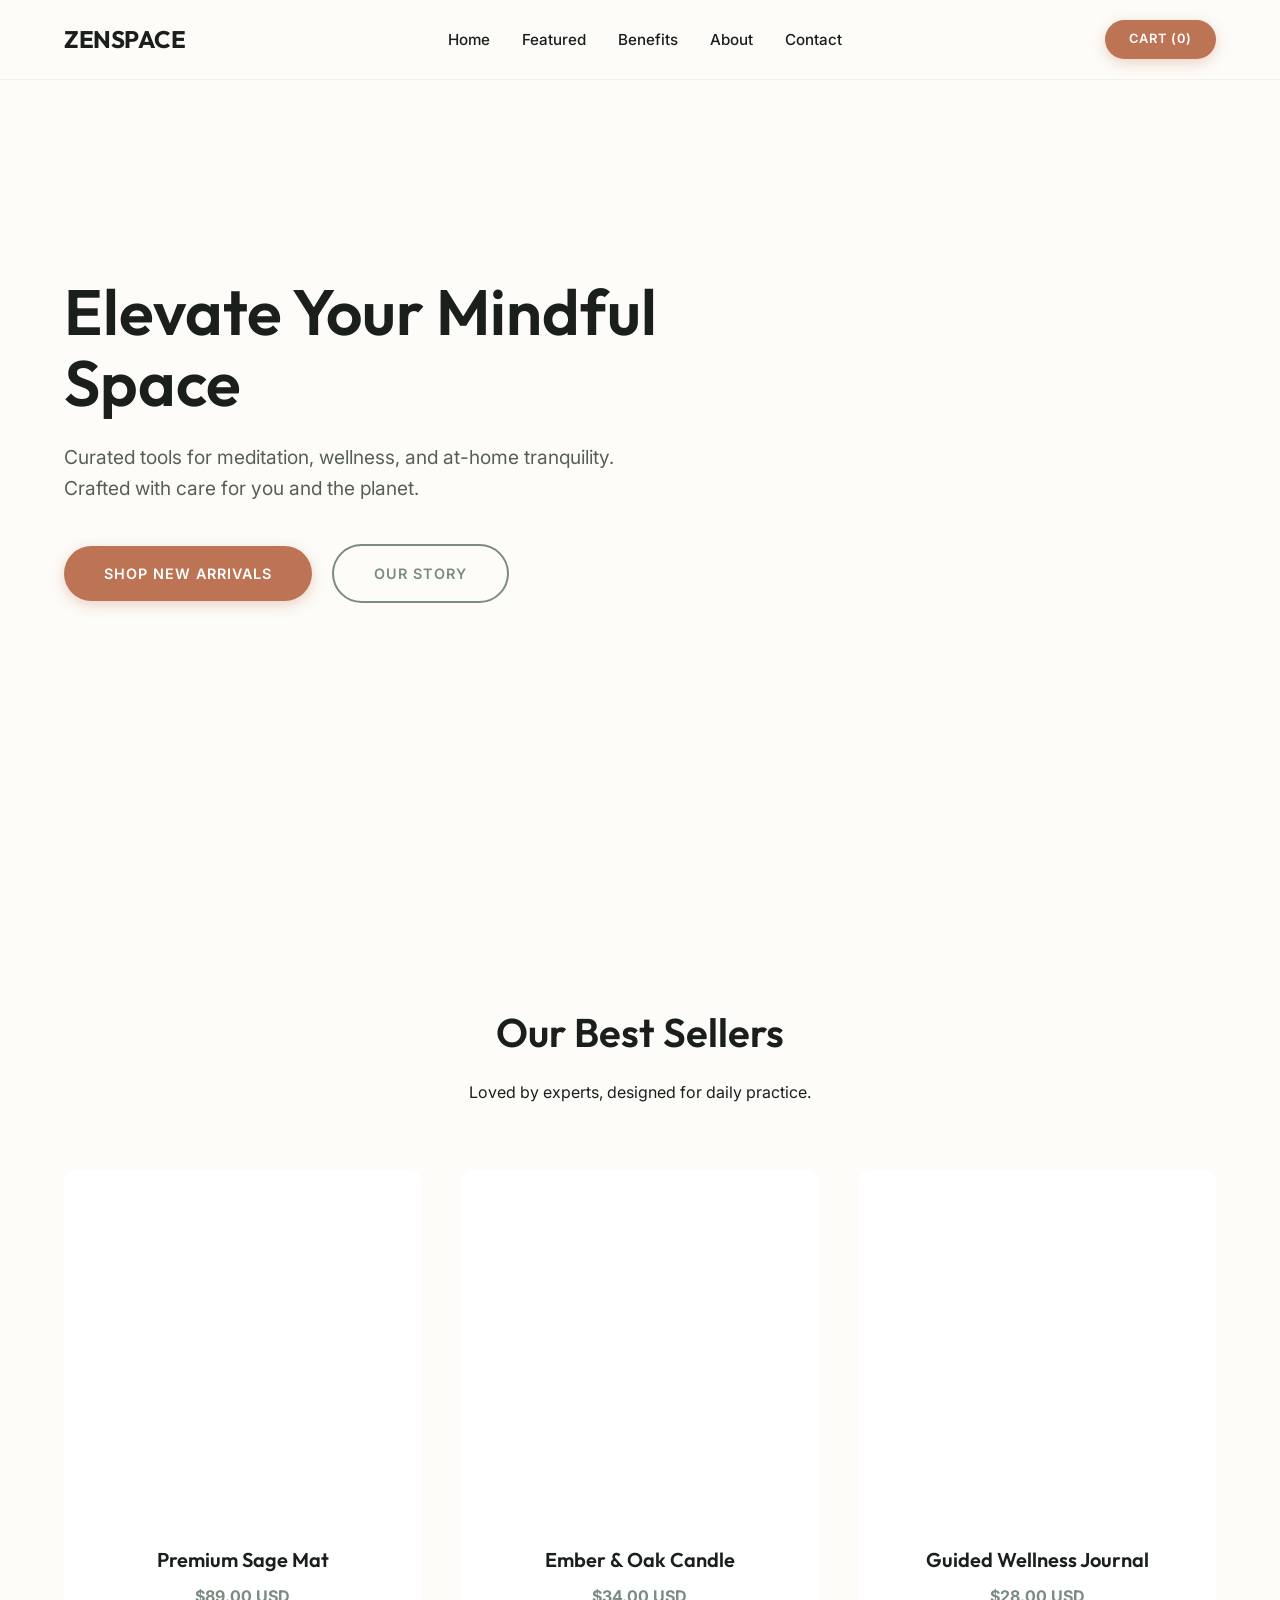
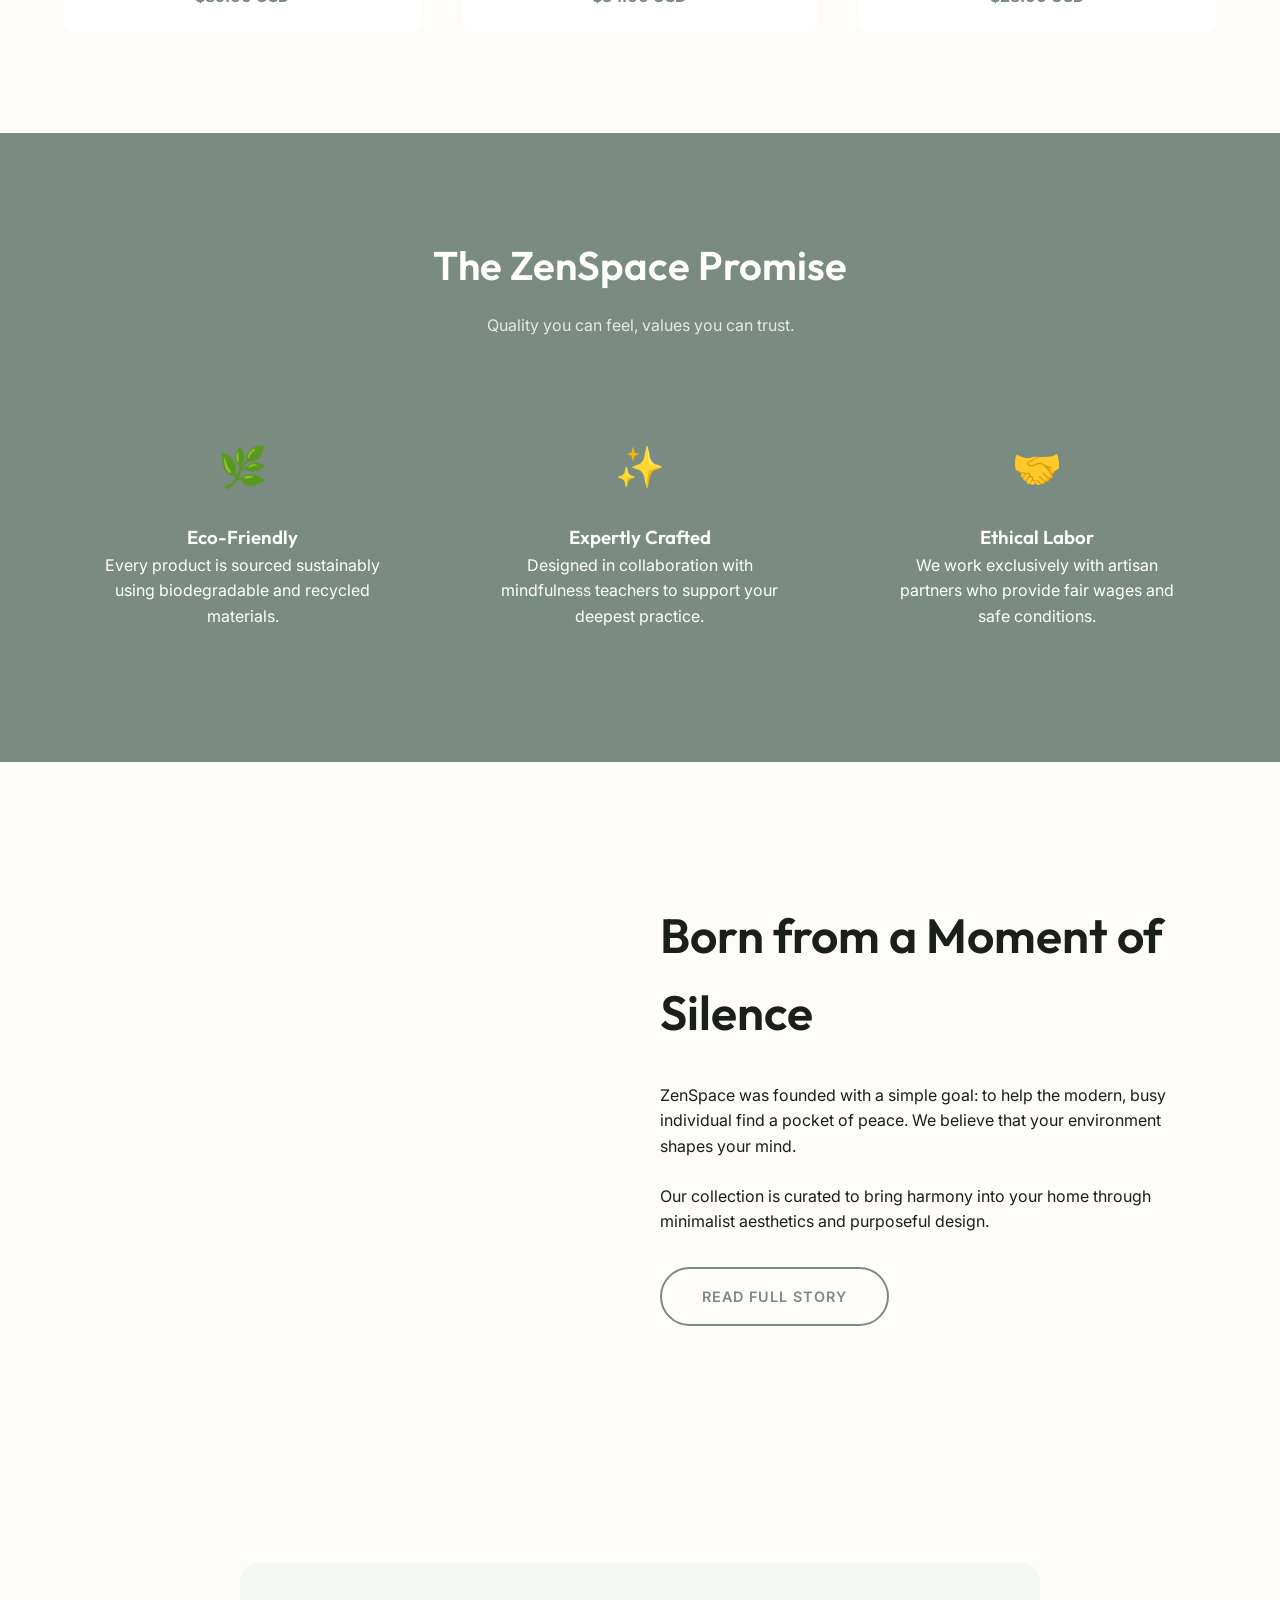
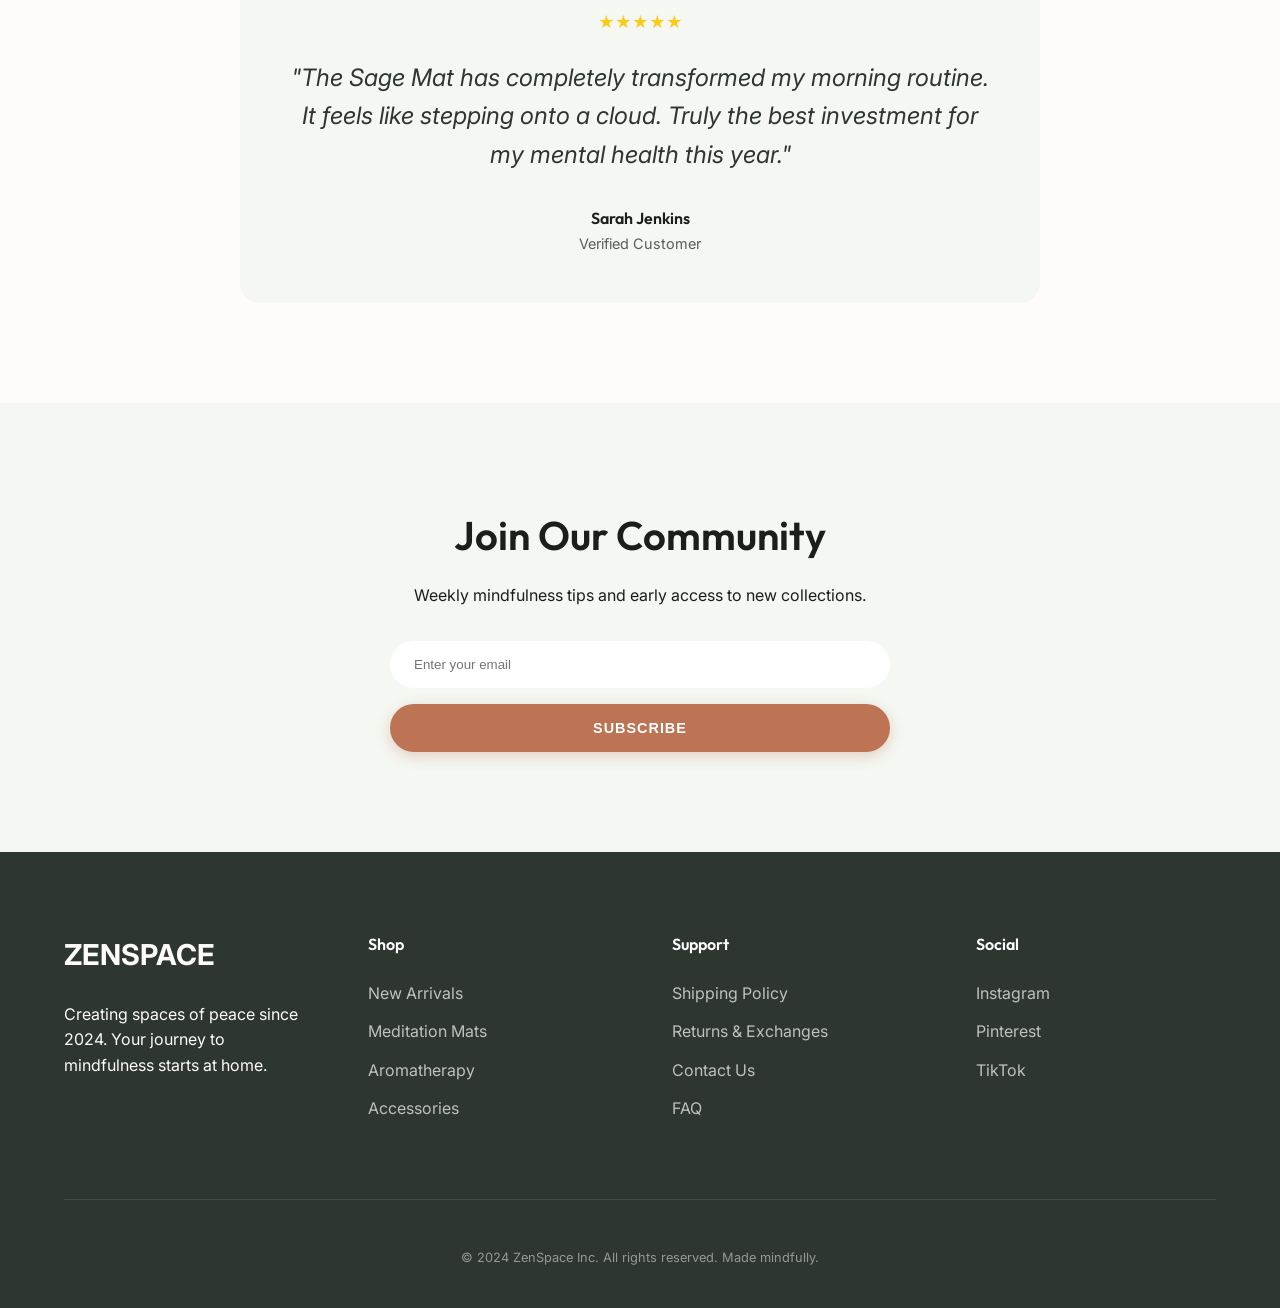
<file: index.html>
<!DOCTYPE html>
<html lang="en">
<head>
    <meta charset="UTF-8">
    <meta name="viewport" content="width=device-width, initial-scale=1.0">
    <title>ZenSpace | Find Your Center</title>
    <!-- SEO Meta Tags -->
    <meta name="description" content="Discover premium, eco-friendly wellness and meditation tools designed for the modern mindful space. Shop ZenSpace for a more peaceful tomorrow.">
    <meta property="og:title" content="ZenSpace | Find Your Center">
    <meta property="og:description" content="Mindfully designed wellness tools for your home.">
    
    <!-- Google Fonts -->
    <link rel="preconnect" href="https://fonts.googleapis.com">
    <link rel="preconnect" href="https://fonts.gstatic.com" crossorigin>
    <link href="https://fonts.googleapis.com/css2?family=Inter:wght@400;500;600&family=Outfit:wght@500;600;700&display=swap" rel="stylesheet">
    
    <!-- CSS -->
    <link rel="stylesheet" href="style.css">
</head>
<body>

    <header>
        <div class="logo">ZENSPACE</div>
        <nav>
            <ul>
                <li><a href="#home">Home</a></li>
                <li><a href="#featured">Featured</a></li>
                <li><a href="#benefits">Benefits</a></li>
                <li><a href="#about">About</a></li>
                <li><a href="#contact">Contact</a></li>
            </ul>
        </nav>
        <div class="header-actions">
            <a href="cart.html" class="cta-button" style="padding: 0.6rem 1.5rem; font-size: 0.8rem;">Cart (<span class="cart-count">0</span>)</a>
        </div>
    </header>

    <main>
        <!-- Home Section -->
        <section id="home" class="hero" style="background-image: url('file:///C:/Users/shash/.gemini/antigravity/brain/15119283-4979-407e-92ad-9e39866594dd/zenspace_hero_banner_1774115018140.png');">
            <div class="hero-overlay"></div>
            <div class="hero-content">
                <h1>Elevate Your Mindful Space</h1>
                <p>Curated tools for meditation, wellness, and at-home tranquility. Crafted with care for you and the planet.</p>
                <div class="hero-cta">
                    <a href="#featured" class="cta-button">Shop New Arrivals</a>
                    <a href="#about" class="cta-button secondary-button" style="margin-left: 1rem;">Our Story</a>
                </div>
            </div>
        </section>

        <!-- Featured Collection -->
        <section id="featured">
            <div class="section-header">
                <h2>Our Best Sellers</h2>
                <p>Loved by experts, designed for daily practice.</p>
            </div>
            <div class="grid">
                <!-- Product 1 -->
                <div class="product-card" onclick="addToCart({id: 'mat-001', name: 'Premium Sage Mat', price: 89, image: 'file:///C:/Users/shash/.gemini/antigravity/brain/15119283-4979-407e-92ad-9e39866594dd/meditation_mat_product_1774115040544.png'})" style="cursor: pointer;">
                    <div class="product-image" style="background-image: url('file:///C:/Users/shash/.gemini/antigravity/brain/15119283-4979-407e-92ad-9e39866594dd/meditation_mat_product_1774115040544.png');"></div>
                    <div class="product-info">
                        <h3 class="product-title">Premium Sage Mat</h3>
                        <p class="product-price">$89.00 USD</p>
                    </div>
                </div>
                <!-- Product 2 -->
                <div class="product-card" onclick="addToCart({id: 'candle-001', name: 'Ember & Oak Candle', price: 34, image: 'file:///C:/Users/shash/.gemini/antigravity/brain/15119283-4979-407e-92ad-9e39866594dd/ceramic_candle_product_1774115064465.png'})" style="cursor: pointer;">
                    <div class="product-image" style="background-image: url('file:///C:/Users/shash/.gemini/antigravity/brain/15119283-4979-407e-92ad-9e39866594dd/ceramic_candle_product_1774115064465.png');"></div>
                    <div class="product-info">
                        <h3 class="product-title">Ember & Oak Candle</h3>
                        <p class="product-price">$34.00 USD</p>
                    </div>
                </div>
                <!-- Product 3 -->
                <div class="product-card" onclick="addToCart({id: 'journal-001', name: 'Guided Wellness Journal', price: 28, image: 'file:///C:/Users/shash/.gemini/antigravity/brain/15119283-4979-407e-92ad-9e39866594dd/wellness_journal_product_1774115084520.png'})" style="cursor: pointer;">
                    <div class="product-image" style="background-image: url('file:///C:/Users/shash/.gemini/antigravity/brain/15119283-4979-407e-92ad-9e39866594dd/wellness_journal_product_1774115084520.png');"></div>
                    <div class="product-info">
                        <h3 class="product-title">Guided Wellness Journal</h3>
                        <p class="product-price">$28.00 USD</p>
                    </div>
                </div>
            </div>
        </section>

        <!-- USP Section -->
        <section id="benefits" class="benefits">
            <div class="section-header">
                <h2>The ZenSpace Promise</h2>
                <p style="color: rgba(255, 255, 255, 0.8);">Quality you can feel, values you can trust.</p>
            </div>
            <div class="grid">
                <div class="benefit-card">
                    <span class="benefit-icon">🌿</span>
                    <h3>Eco-Friendly</h3>
                    <p>Every product is sourced sustainably using biodegradable and recycled materials.</p>
                </div>
                <div class="benefit-card">
                    <span class="benefit-icon">✨</span>
                    <h3>Expertly Crafted</h3>
                    <p>Designed in collaboration with mindfulness teachers to support your deepest practice.</p>
                </div>
                <div class="benefit-card">
                    <span class="benefit-icon">🤝</span>
                    <h3>Ethical Labor</h3>
                    <p>We work exclusively with artisan partners who provide fair wages and safe conditions.</p>
                </div>
            </div>
        </section>

        <!-- About / Story Section -->
        <section id="about">
            <div class="grid" style="align-items: center;">
                <div class="about-image" style="background-image: url('file:///C:/Users/shash/.gemini/antigravity/brain/15119283-4979-407e-92ad-9e39866594dd/zenspace_hero_banner_1774115018140.png'); border-radius: 20px; height: 500px; background-size: cover; background-position: center;"></div>
                <div class="about-content">
                    <h2 style="font-size: 3rem; margin-bottom: 2rem;">Born from a Moment of Silence</h2>
                    <p style="margin-bottom: 1.5rem;">ZenSpace was founded with a simple goal: to help the modern, busy individual find a pocket of peace. We believe that your environment shapes your mind.</p>
                    <p style="margin-bottom: 2rem;">Our collection is curated to bring harmony into your home through minimalist aesthetics and purposeful design.</p>
                    <a href="#" class="cta-button secondary-button">Read Full Story</a>
                </div>
            </div>
        </section>

        <!-- Testimonials -->
        <section id="testimonials">
            <div class="testimonial-card">
                <div class="stars">★★★★★</div>
                <p style="font-size: 1.5rem; font-style: italic; margin-bottom: 2rem; color: #2D362F;">"The Sage Mat has completely transformed my morning routine. It feels like stepping onto a cloud. Truly the best investment for my mental health this year."</p>
                <h4>Sarah Jenkins</h4>
                <p style="color: var(--text-muted); font-size: 0.9rem;">Verified Customer</p>
            </div>
        </section>

        <!-- Newsletter -->
        <section id="newsletter" style="text-align: center; background-color: #F4F7F2;">
            <div class="section-header" style="margin-bottom: 2rem;">
                <h2>Join Our Community</h2>
                <p>Weekly mindfulness tips and early access to new collections.</p>
            </div>
            <div style="max-width: 500px; margin: 0 auto;">
                <input type="email" placeholder="Enter your email" class="newsletter-input">
                <button class="cta-button" style="width: 100%;">Subscribe</button>
            </div>
        </section>
    </main>

    <footer>
        <div class="footer-grid">
            <div class="footer-info">
                <span class="footer-logo">ZENSPACE</span>
                <p>Creating spaces of peace since 2024. Your journey to mindfulness starts at home.</p>
            </div>
            <div class="footer-links">
                <h4>Shop</h4>
                <ul>
                    <li><a href="#">New Arrivals</a></li>
                    <li><a href="#">Meditation Mats</a></li>
                    <li><a href="#">Aromatherapy</a></li>
                    <li><a href="#">Accessories</a></li>
                </ul>
            </div>
            <div class="footer-links">
                <h4>Support</h4>
                <ul>
                    <li><a href="#">Shipping Policy</a></li>
                    <li><a href="#">Returns & Exchanges</a></li>
                    <li><a href="#">Contact Us</a></li>
                    <li><a href="#">FAQ</a></li>
                </ul>
            </div>
            <div class="footer-links">
              <h4>Social</h4>
              <ul>
                  <li><a href="#">Instagram</a></li>
                  <li><a href="#">Pinterest</a></li>
                  <li><a href="#">TikTok</a></li>
              </ul>
          </div>
        </div>
        <div style="text-align: center; padding-top: 3rem; border-top: 1px solid rgba(255, 255, 255, 0.1); font-size: 0.8rem; color: rgba(253, 252, 248, 0.5);">
            &copy; 2024 ZenSpace Inc. All rights reserved. Made mindfully.
        </div>
    </footer>

    <script src="cart.js"></script>
    <script>
        // Smooth Scroll
        document.querySelectorAll('a[href^="#"]').forEach(anchor => {
            anchor.addEventListener('click', function (e) {
                e.preventDefault();
                document.querySelector(this.getAttribute('href')).scrollIntoView({
                    behavior: 'smooth'
                });
            });
        });

        // Header Scroll Effect
        window.addEventListener('scroll', () => {
            const header = document.querySelector('header');
            if (window.scrollY > 50) {
                header.style.background = 'rgba(253, 252, 248, 0.95)';
                header.style.boxShadow = '0 4px 30px rgba(0, 0, 0, 0.05)';
            } else {
                header.style.background = 'rgba(253, 252, 248, 0.8)';
                header.style.boxShadow = 'none';
            }
        });
    </script>
</body>
</html>
</file>
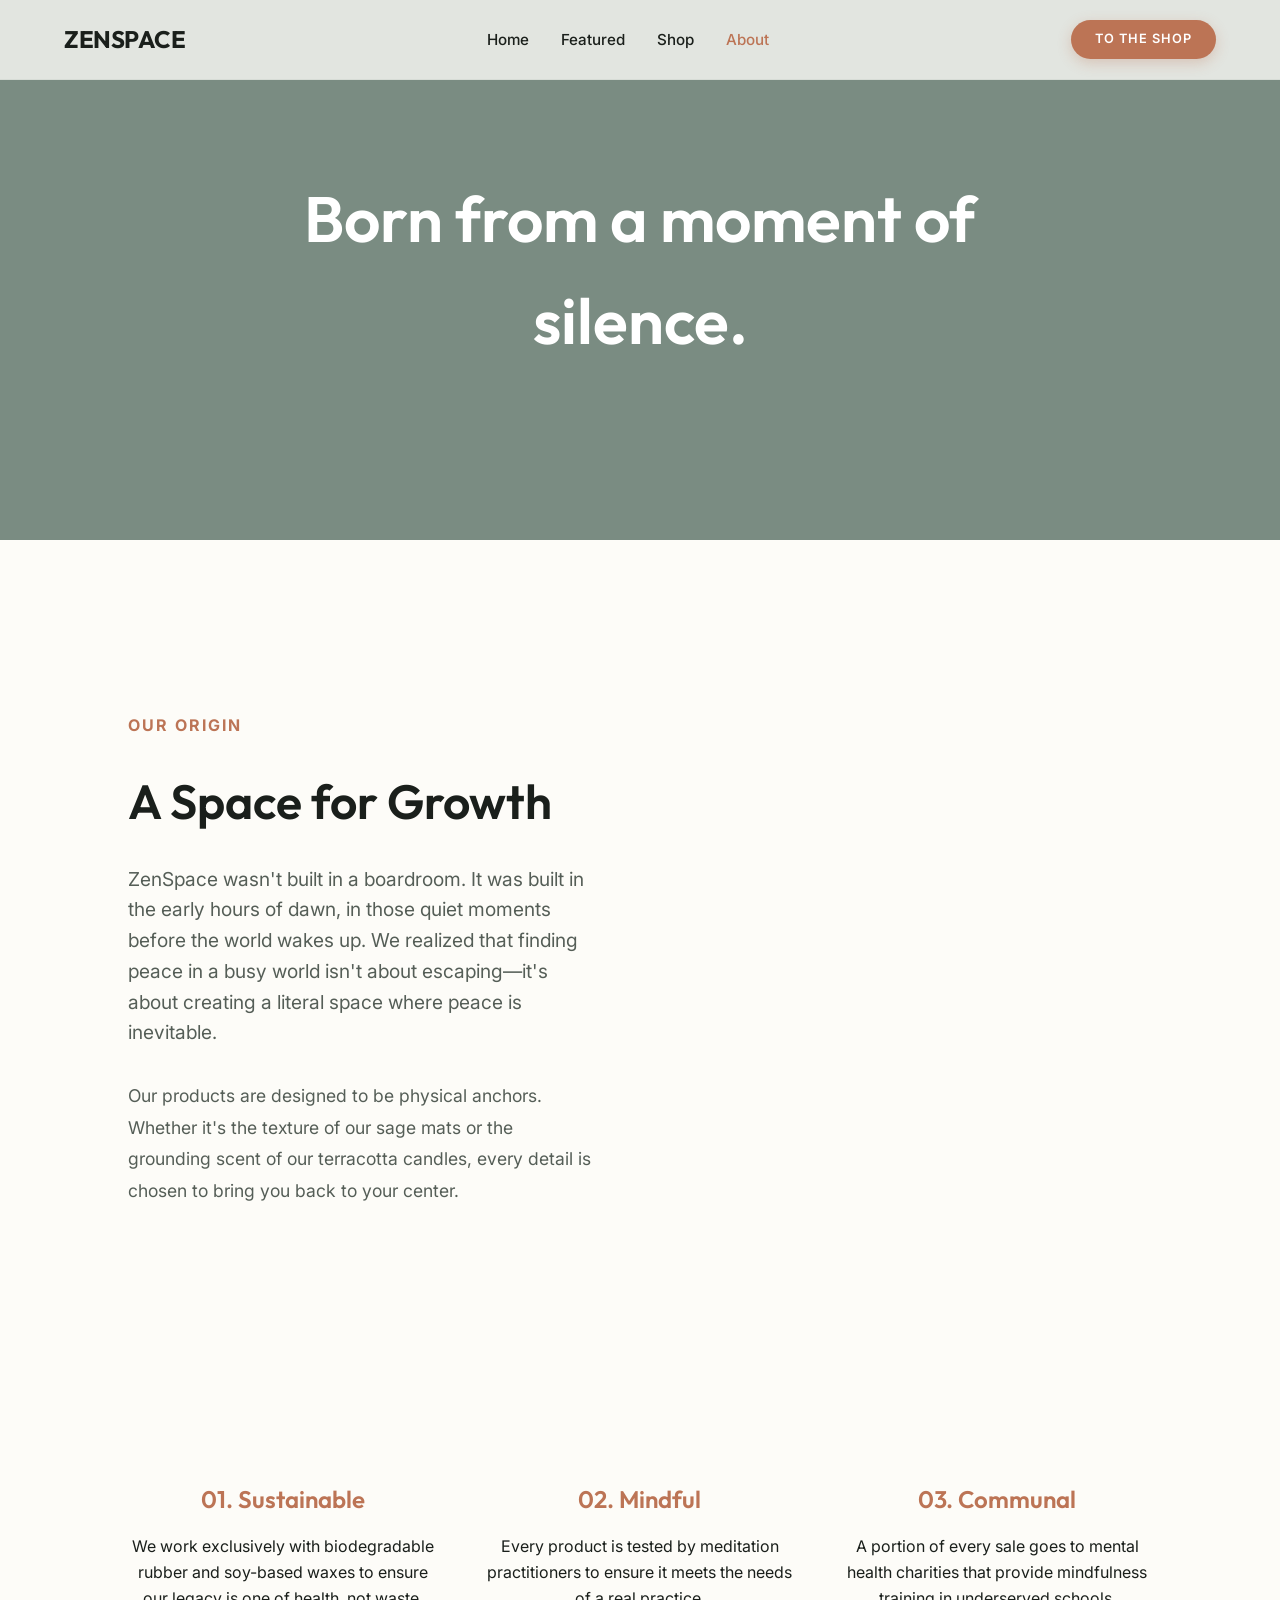
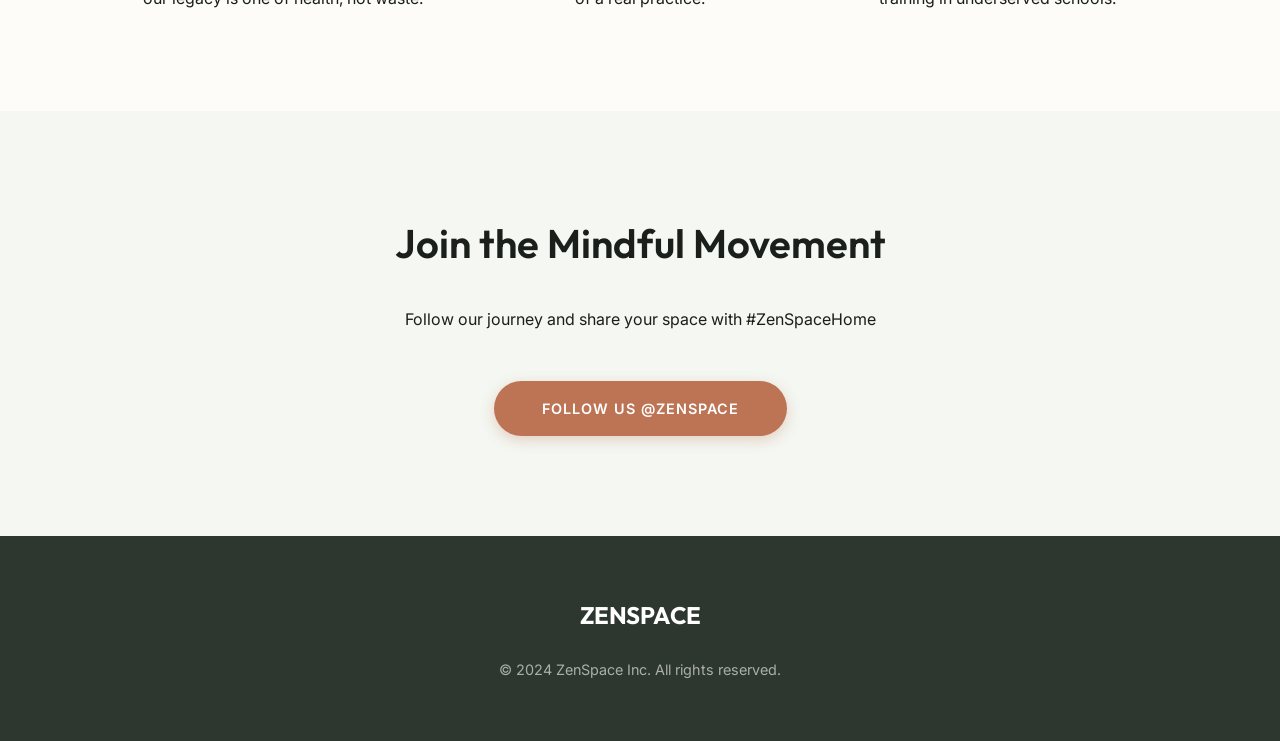
<file: about.html>
<!DOCTYPE html>
<html lang="en">
<head>
    <meta charset="UTF-8">
    <meta name="viewport" content="width=device-width, initial-scale=1.0">
    <title>Our Story | ZenSpace</title>
    <!-- Google Fonts -->
    <link rel="preconnect" href="https://fonts.googleapis.com">
    <link rel="preconnect" href="https://fonts.gstatic.com" crossorigin>
    <link href="https://fonts.googleapis.com/css2?family=Inter:wght@400;500;600&family=Outfit:wght@500;600;700&display=swap" rel="stylesheet">
    <!-- CSS -->
    <link rel="stylesheet" href="style.css">
    <style>
        .about-hero {
            height: 60vh;
            background-color: var(--secondary-color);
            display: flex;
            align-items: center;
            justify-content: center;
            text-align: center;
            color: white;
            padding-top: 100px;
        }

        .about-hero h1 {
            font-size: 4rem;
            color: white;
            max-width: 800px;
        }

        .story-section {
            display: grid;
            grid-template-columns: 1fr 1fr;
            gap: 6rem;
            align-items: center;
            padding: 120px 10%;
        }

        .story-image {
            height: 600px;
            background-size: cover;
            background-position: center;
            border-radius: 30px;
        }

        .mission-grid {
            display: grid;
            grid-template-columns: repeat(3, 1fr);
            gap: 3rem;
            padding: 100px 10%;
            background-color: #FDFCF8;
            text-align: center;
        }

        .mission-item h3 {
            font-size: 1.5rem;
            margin-bottom: 1rem;
            color: var(--accent-color);
        }

        .instagram-cta {
          padding: 100px 10%;
          text-align: center;
          background: #F4F7F2;
        }

        @media (max-width: 992px) {
            .story-section {
                grid-template-columns: 1fr;
                gap: 3rem;
            }
            .mission-grid {
                grid-template-columns: 1fr;
            }
        }
    </style>
</head>
<body>

    <header>
        <div class="logo">ZENSPACE</div>
        <nav>
            <ul>
                <li><a href="index.html#home">Home</a></li>
                <li><a href="index.html#featured">Featured</a></li>
                <li><a href="product.html">Shop</a></li>
                <li><a href="about.html" style="color: var(--accent-color);">About</a></li>
            </ul>
        </nav>
        <div class="header-actions">
            <a href="index.html" class="cta-button" style="padding: 0.6rem 1.5rem; font-size: 0.8rem;">To the Shop</a>
        </div>
    </header>

    <main>
        <section class="about-hero">
            <h1>Born from a moment of silence.</h1>
        </section>

        <section class="story-section">
            <div class="story-content">
                <span style="color: var(--accent-color); font-weight: 700; letter-spacing: 2px; text-transform: uppercase;">Our Origin</span>
                <h2 style="font-size: 3rem; margin: 1.5rem 0;">A Space for Growth</h2>
                <p style="font-size: 1.2rem; color: var(--text-muted); margin-bottom: 2rem;">ZenSpace wasn't built in a boardroom. It was built in the early hours of dawn, in those quiet moments before the world wakes up. We realized that finding peace in a busy world isn't about escaping—it's about creating a literal space where peace is inevitable.</p>
                <p style="font-size: 1.1rem; color: var(--text-muted); line-height: 1.8;">Our products are designed to be physical anchors. Whether it's the texture of our sage mats or the grounding scent of our terracotta candles, every detail is chosen to bring you back to your center.</p>
            </div>
            <div class="story-image" style="background-image: url('file:///C:/Users/shash/.gemini/antigravity/brain/15119283-4979-407e-92ad-9e39866594dd/zenspace_hero_banner_1774115018140.png');"></div>
        </section>

        <section class="mission-grid">
            <div class="mission-item">
                <h3>01. Sustainable</h3>
                <p>We work exclusively with biodegradable rubber and soy-based waxes to ensure our legacy is one of health, not waste.</p>
            </div>
            <div class="mission-item">
                <h3>02. Mindful</h3>
                <p>Every product is tested by meditation practitioners to ensure it meets the needs of a real practice.</p>
            </div>
            <div class="mission-item">
                <h3>03. Communal</h3>
                <p>A portion of every sale goes to mental health charities that provide mindfulness training in underserved schools.</p>
            </div>
        </section>

        <section class="instagram-cta">
            <h2 style="font-size: 2.5rem; margin-bottom: 2rem;">Join the Mindful Movement</h2>
            <p style="margin-bottom: 3rem;">Follow our journey and share your space with #ZenSpaceHome</p>
            <div class="cta-button" style="padding: 1rem 3rem;">Follow Us @ZenSpace</div>
        </section>
    </main>

    <footer style="background-color: #2D362F; color: white; padding: 60px 10%; text-align: center;">
        <span class="logo" style="color: white; display: block; margin-bottom: 1.5rem;">ZENSPACE</span>
        <p style="font-size: 0.9rem; color: rgba(255,255,255,0.6);">&copy; 2024 ZenSpace Inc. All rights reserved.</p>
    </footer>

</body>
</html>
</file>
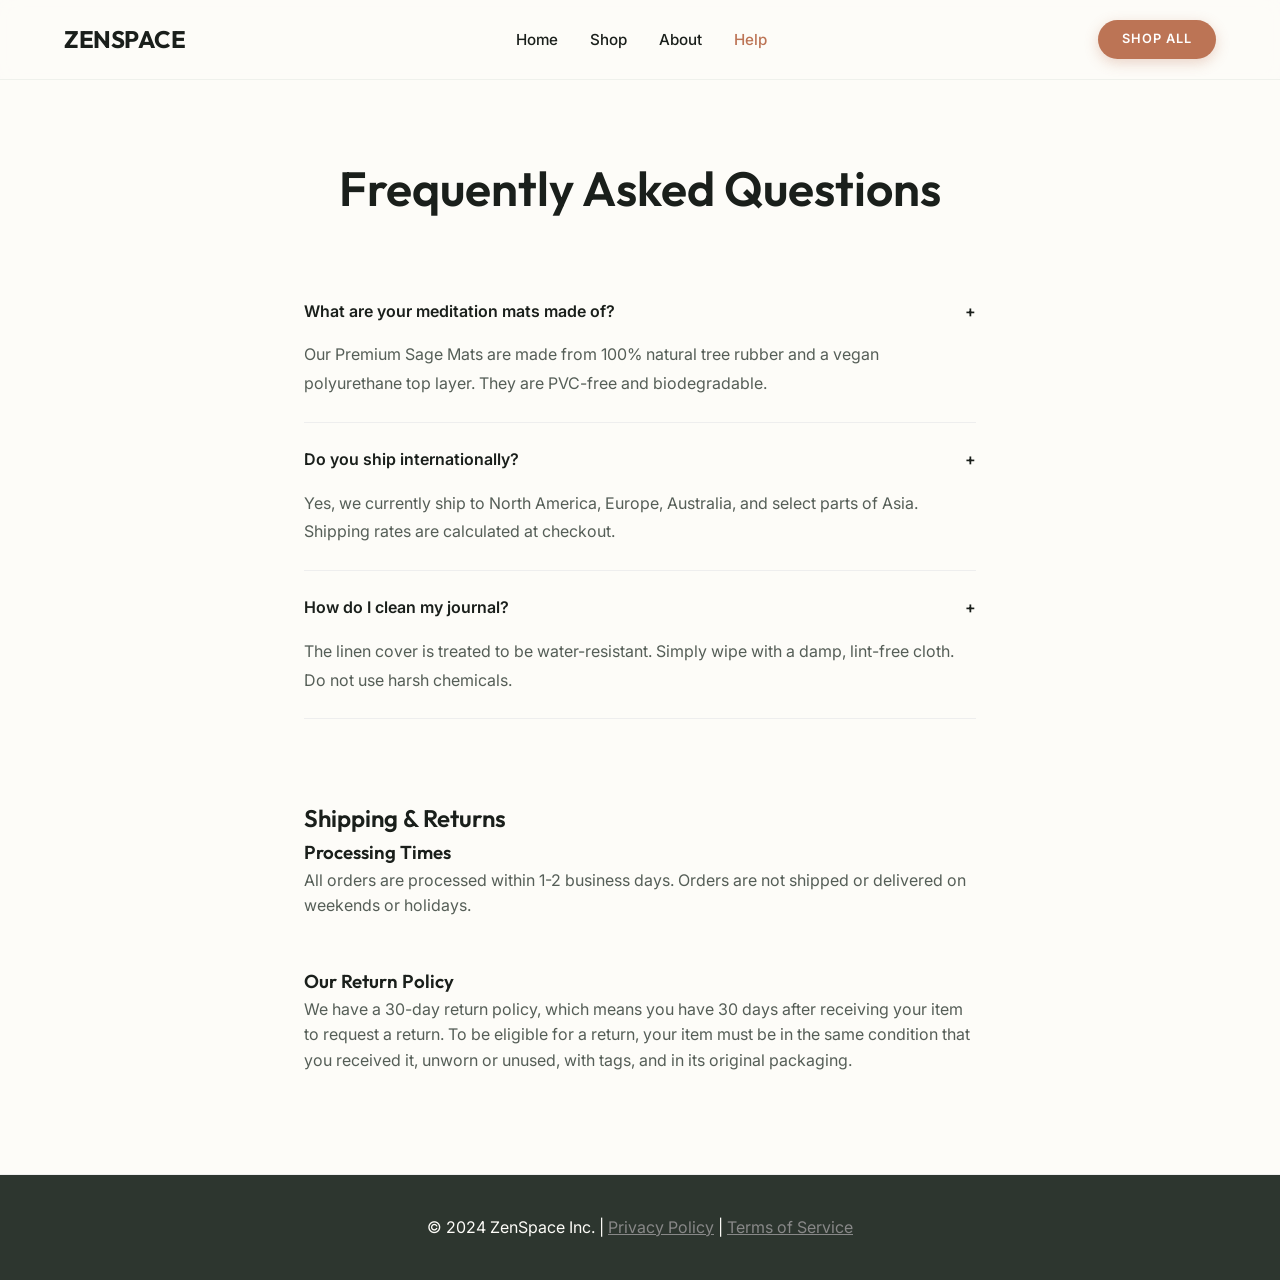
<file: faq.html>
<!DOCTYPE html>
<html lang="en">
<head>
    <meta charset="UTF-8">
    <meta name="viewport" content="width=device-width, initial-scale=1.0">
    <title>Customer Care | ZenSpace</title>
    <!-- Google Fonts -->
    <link rel="preconnect" href="https://fonts.googleapis.com">
    <link rel="preconnect" href="https://fonts.gstatic.com" crossorigin>
    <link href="https://fonts.googleapis.com/css2?family=Inter:wght@400;500;600&family=Outfit:wght@500;600;700&display=swap" rel="stylesheet">
    <!-- CSS -->
    <link rel="stylesheet" href="style.css">
    <style>
        .template-page {
            max-width: 800px;
            margin: 150px auto 100px;
            padding: 0 5%;
        }

        .template-page h1 {
            font-size: 3rem;
            margin-bottom: 3rem;
            text-align: center;
        }

        .content-block {
            margin-bottom: 3rem;
        }

        .content-block h2 {
            font-size: 1.5rem;
            margin-bottom: 1rem;
            color: var(--secondary-color);
        }

        .content-block p {
            margin-bottom: 1.5rem;
            color: var(--text-muted);
        }

        .faq-item {
            border-bottom: 1px solid #eee;
            padding: 1.5rem 0;
        }

        .faq-question {
            font-weight: 600;
            display: flex;
            justify-content: space-between;
            align-items: center;
            cursor: pointer;
        }

        .faq-answer {
            margin-top: 1rem;
            color: var(--text-muted);
            line-height: 1.8;
        }
    </style>
</head>
<body>

    <header>
        <div class="logo">ZENSPACE</div>
        <nav>
            <ul>
                <li><a href="index.html#home">Home</a></li>
                <li><a href="index.html#featured">Shop</a></li>
                <li><a href="about.html">About</a></li>
                <li><a href="faq.html" style="color: var(--accent-color);">Help</a></li>
            </ul>
        </nav>
        <div class="header-actions">
            <a href="index.html" class="cta-button" style="padding: 0.6rem 1.5rem; font-size: 0.8rem;">Shop All</a>
        </div>
    </header>

    <main class="template-page">
        <!-- FAQ Content (Visible on faq.html) -->
        <div id="faq-content">
            <h1>Frequently Asked Questions</h1>
            
            <div class="faq-item">
                <div class="faq-question">What are your meditation mats made of? <span>+</span></div>
                <div class="faq-answer">Our Premium Sage Mats are made from 100% natural tree rubber and a vegan polyurethane top layer. They are PVC-free and biodegradable.</div>
            </div>

            <div class="faq-item">
                <div class="faq-question">Do you ship internationally? <span>+</span></div>
                <div class="faq-answer">Yes, we currently ship to North America, Europe, Australia, and select parts of Asia. Shipping rates are calculated at checkout.</div>
            </div>

            <div class="faq-item">
                <div class="faq-question">How do I clean my journal? <span>+</span></div>
                <div class="faq-answer">The linen cover is treated to be water-resistant. Simply wipe with a damp, lint-free cloth. Do not use harsh chemicals.</div>
            </div>
        </div>

        <!-- Shipping & Returns (Visible on shipping.html) -->
        <div id="shipping-content" style="margin-top: 5rem;">
            <h2>Shipping & Returns</h2>
            <div class="content-block">
                <h3>Processing Times</h3>
                <p>All orders are processed within 1-2 business days. Orders are not shipped or delivered on weekends or holidays.</p>
            </div>
            <div class="content-block">
                <h3>Our Return Policy</h3>
                <p>We have a 30-day return policy, which means you have 30 days after receiving your item to request a return. To be eligible for a return, your item must be in the same condition that you received it, unworn or unused, with tags, and in its original packaging.</p>
            </div>
        </div>
    </main>

    <footer style="text-align: center; padding: 40px; border-top: 1px solid #eee;">
        &copy; 2024 ZenSpace Inc. | <a href="#" style="color: #888;">Privacy Policy</a> | <a href="#" style="color: #888;">Terms of Service</a>
    </footer>

</body>
</html>
</file>
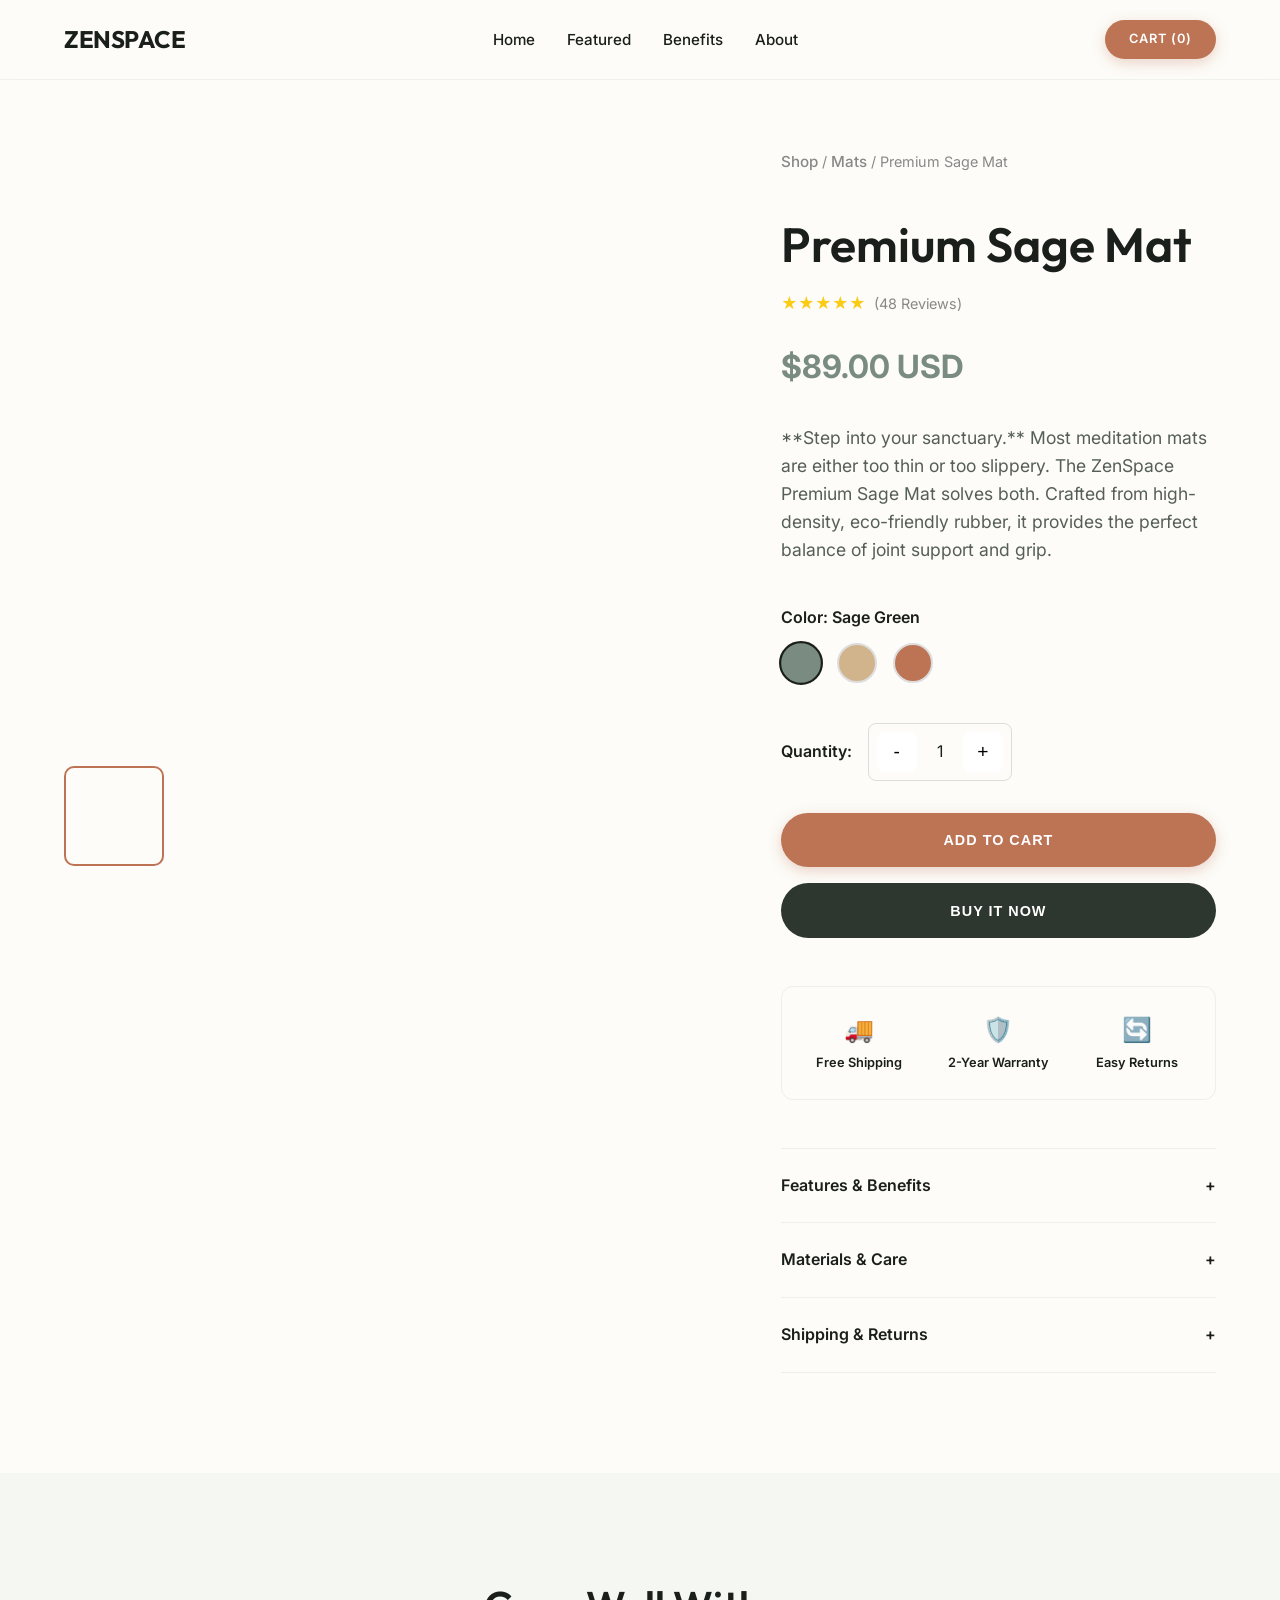
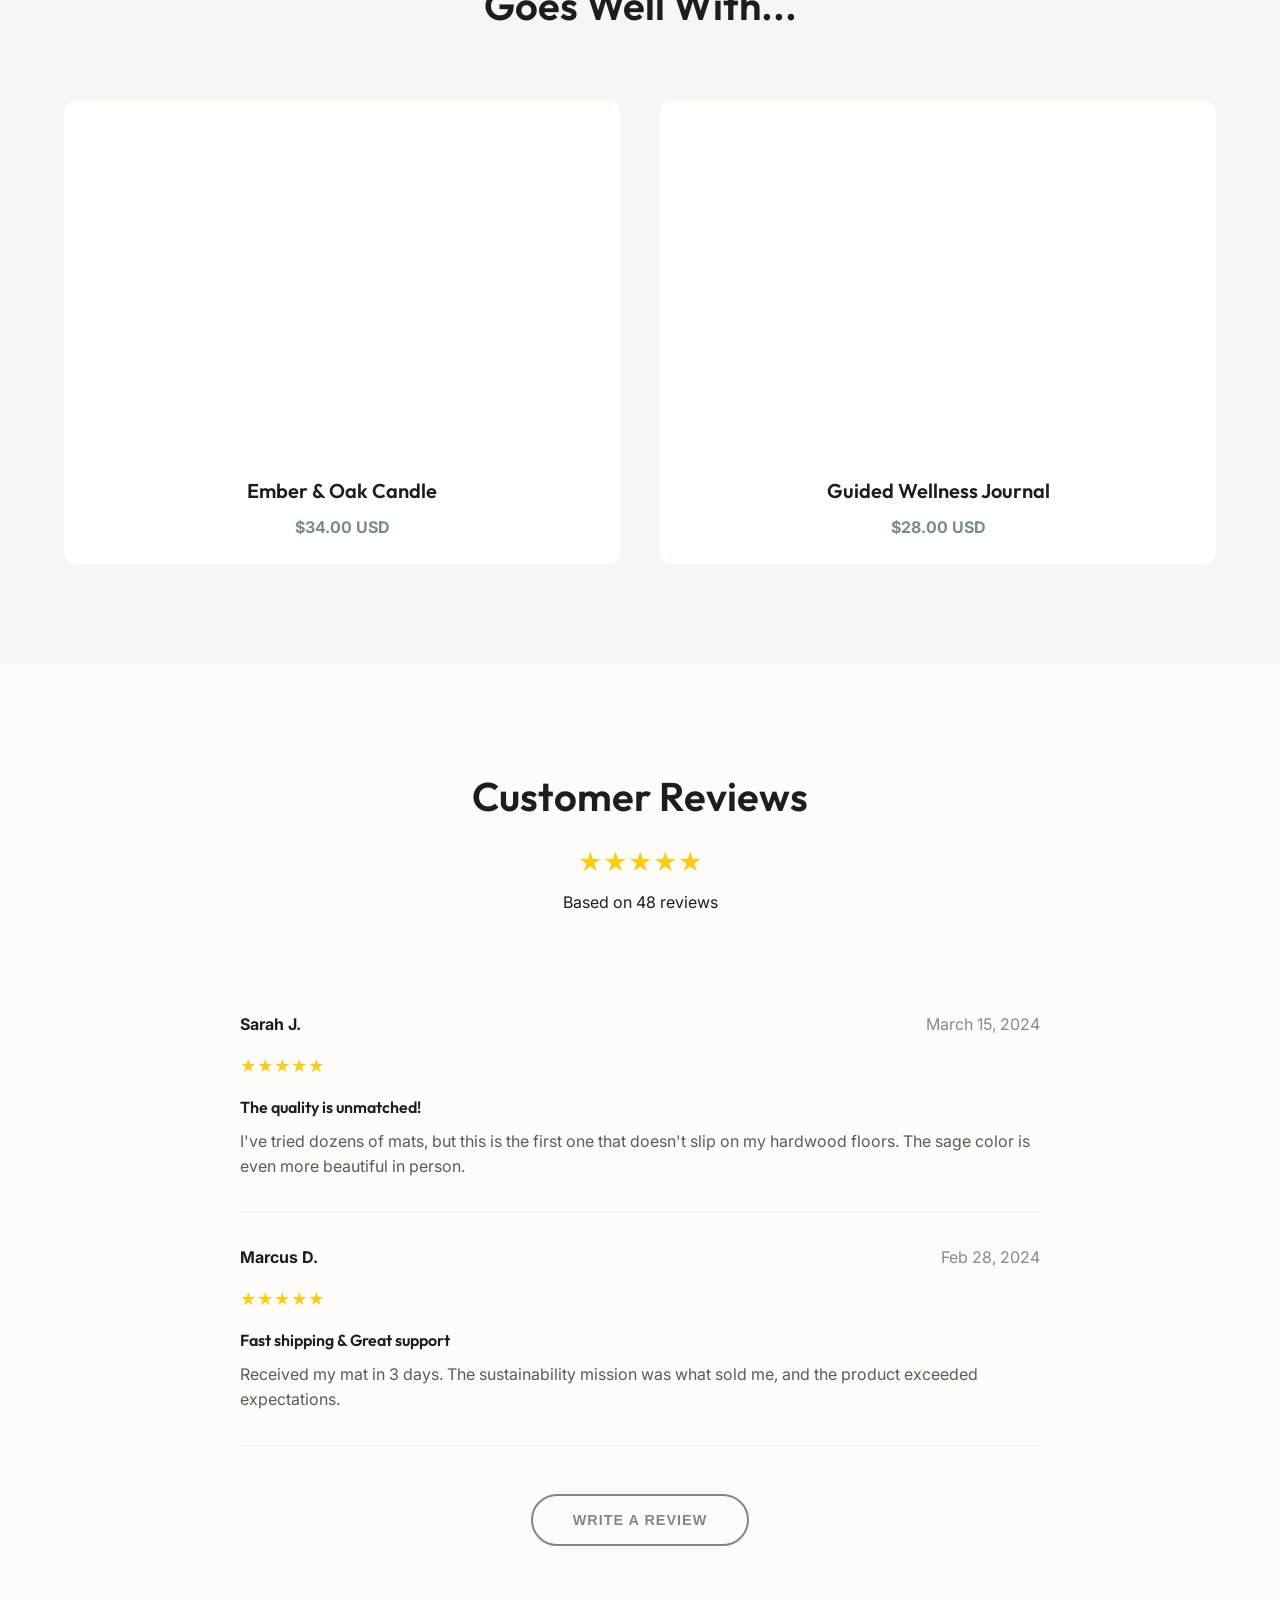
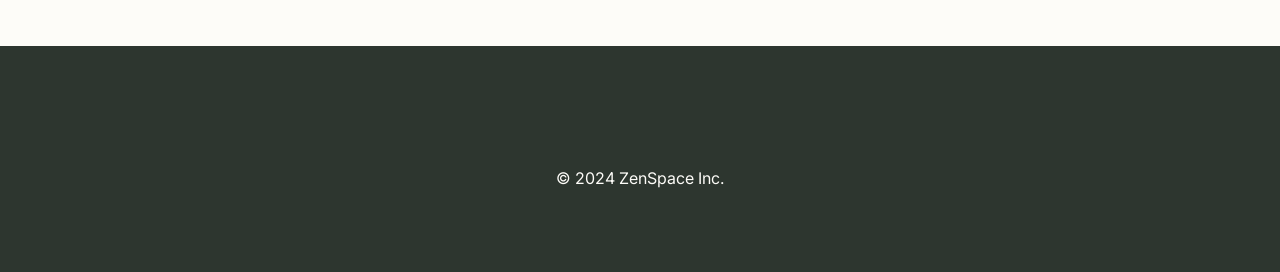
<file: product.html>
<!DOCTYPE html>
<html lang="en">
<head>
    <meta charset="UTF-8">
    <meta name="viewport" content="width=device-width, initial-scale=1.0">
    <title>Premium Sage Mat | ZenSpace</title>
    <!-- SEO Meta Tags -->
    <meta name="description" content="Step into your sanctuary with the ZenSpace Premium Sage Meditation Mat. High-density, eco-friendly rubber for the perfect balance of comfort and grip.">
    <!-- Google Fonts -->
    <link rel="preconnect" href="https://fonts.googleapis.com">
    <link rel="preconnect" href="https://fonts.gstatic.com" crossorigin>
    <link href="https://fonts.googleapis.com/css2?family=Inter:wght@400;500;600&family=Outfit:wght@500;600;700&display=swap" rel="stylesheet">
    <!-- CSS -->
    <link rel="stylesheet" href="style.css">
    <style>
        .product-page {
            display: grid;
            grid-template-columns: 1.2fr 0.8fr;
            gap: 4rem;
            align-items: start;
        }

        .product-gallery {
            position: sticky;
            top: 120px;
        }

        .main-image {
            width: 100%;
            height: 600px;
            background-size: cover;
            background-position: center;
            border-radius: 20px;
            margin-bottom: 1rem;
        }

        .thumbnail-strip {
            display: flex;
            gap: 1rem;
        }

        .thumbnail {
            width: 100px;
            height: 100px;
            background-size: cover;
            background-position: center;
            border-radius: 10px;
            cursor: pointer;
            border: 2px solid transparent;
            transition: var(--btn-transition);
        }

        .thumbnail.active {
            border-color: var(--accent-color);
        }

        .product-details h1 {
            font-size: 3rem;
            margin-bottom: 0.5rem;
        }

        .product-rating {
            color: #FACC15;
            margin-bottom: 1.5rem;
            display: flex;
            align-items: center;
            gap: 0.5rem;
        }

        .price {
            font-size: 2rem;
            font-weight: 700;
            color: var(--secondary-color);
            margin-bottom: 2rem;
        }

        .variants {
            margin-bottom: 2.5rem;
        }

        .variant-label {
            font-weight: 600;
            margin-bottom: 0.8rem;
            display: block;
        }

        .color-swatches {
            display: flex;
            gap: 1rem;
        }

        .swatch {
            width: 40px;
            height: 40px;
            border-radius: 50%;
            border: 2px solid #ddd;
            cursor: pointer;
            transition: var(--btn-transition);
        }

        .swatch.active {
            border-color: var(--text-dark);
            transform: scale(1.1);
        }

        .quantity-selector {
            display: flex;
            align-items: center;
            gap: 1rem;
            margin-bottom: 2rem;
        }

        .qty-btn {
            width: 40px;
            height: 40px;
            border: 1px solid #ddd;
            background: white;
            border-radius: 8px;
            cursor: pointer;
            font-size: 1.2rem;
        }

        .buy-buttons {
            display: flex;
            flex-direction: column;
            gap: 1rem;
            margin-bottom: 3rem;
        }

        .accordion {
            border-top: 1px solid #eee;
        }

        .accordion-item {
            border-bottom: 1px solid #eee;
            padding: 1.5rem 0;
            cursor: pointer;
        }

        .accordion-header {
            display: flex;
            justify-content: space-between;
            align-items: center;
            font-weight: 600;
        }

        /* Sticky Add to Cart Bar */
        .sticky-bar {
            position: fixed;
            bottom: -100px;
            left: 0;
            width: 100%;
            background: white;
            box-shadow: 0 -4px 20px rgba(0,0,0,0.05);
            padding: 1rem 5%;
            display: flex;
            justify-content: space-between;
            align-items: center;
            z-index: 1000;
            transition: bottom 0.3s ease-in-out;
            visibility: hidden;
        }

        .sticky-bar.visible {
            bottom: 0;
            visibility: visible;
        }

        .sticky-product-info {
            display: flex;
            align-items: center;
            gap: 1.5rem;
        }

        .sticky-product-thumb {
            width: 50px;
            height: 50px;
            background-size: cover;
            border-radius: 8px;
        }

        @media (max-width: 768px) {
            .sticky-bar .buy-buttons { display: none; }
            .product-page { gap: 2rem; }
            .main-image { height: 400px; }
        }
    </style>
</head>
<body>

    <header id="header">
        <div class="logo">ZENSPACE</div>
        <nav>
            <ul>
                <li><a href="index.html#home">Home</a></li>
                <li><a href="index.html#featured">Featured</a></li>
                <li><a href="index.html#benefits">Benefits</a></li>
                <li><a href="about.html">About</a></li>
            </ul>
        </nav>
        <div class="header-actions">
            <a href="cart.html" class="cta-button" style="padding: 0.6rem 1.5rem; font-size: 0.8rem;">Cart (<span class="cart-count">0</span>)</a>
        </div>
    </header>

    <!-- Sticky Bar -->
    <div id="sticky-bar" class="sticky-bar">
        <div class="sticky-product-info">
            <div class="sticky-product-thumb" style="background-image: url('file:///C:/Users/shash/.gemini/antigravity/brain/15119283-4979-407e-92ad-9e39866594dd/meditation_mat_product_1774115040544.png');"></div>
            <div>
                <h4 style="margin: 0;">Premium Sage Mat</h4>
                <p style="margin: 0; color: var(--secondary-color); font-weight: 700;">$89.00 USD</p>
            </div>
        </div>
        <button class="cta-button" onclick="addToCart({id: 'mat-001', name: 'Premium Sage Mat', price: 89, image: 'file:///C:/Users/shash/.gemini/antigravity/brain/15119283-4979-407e-92ad-9e39866594dd/meditation_mat_product_1774115040544.png'})">Add to Cart</button>
    </div>

    <main>
        <section style="padding-top: 150px;">
            <div class="product-page">
                <!-- Image Gallery -->
                <div class="product-gallery">
                    <div id="main-image-preview" class="main-image" style="background-image: url('file:///C:/Users/shash/.gemini/antigravity/brain/15119283-4979-407e-92ad-9e39866594dd/meditation_mat_product_1774115040544.png');"></div>
                    <div class="thumbnail-strip">
                        <div class="thumbnail active" onclick="switchImage(this, 'file:///C:/Users/shash/.gemini/antigravity/brain/15119283-4979-407e-92ad-9e39866594dd/meditation_mat_product_1774115040544.png')" style="background-image: url('file:///C:/Users/shash/.gemini/antigravity/brain/15119283-4979-407e-92ad-9e39866594dd/meditation_mat_product_1774115040544.png');"></div>
                        <!-- More dynamic thumbnails could go here -->
                        <div class="thumbnail" onclick="switchImage(this, 'file:///C:/Users/shash/.gemini/antigravity/brain/15119283-4979-407e-92ad-9e39866594dd/zenspace_hero_banner_1774115018140.png')" style="background-image: url('file:///C:/Users/shash/.gemini/antigravity/brain/15119283-4979-407e-92ad-9e39866594dd/zenspace_hero_banner_1774115018140.png');"></div>
                    </div>
                </div>

                <!-- Product Content -->
                <div class="product-details">
                    <nav style="margin-bottom: 2rem; font-size: 0.9rem; color: #888;">
                        <a href="index.html" style="color: #888; text-decoration: none;">Shop</a> / 
                        <a href="#" style="color: #888; text-decoration: none;">Mats</a> / 
                        Premium Sage Mat
                    </nav>

                    <h1>Premium Sage Mat</h1>
                    <div class="product-rating">
                        <span>★★★★★</span>
                        <span style="color: #888; font-size: 0.9rem;">(48 Reviews)</span>
                    </div>

                    <p class="price">$89.00 USD</p>

                    <p style="margin-bottom: 2.5rem; color: var(--text-muted); font-size: 1.1rem;">
                        **Step into your sanctuary.** Most meditation mats are either too thin or too slippery. The ZenSpace Premium Sage Mat solves both. Crafted from high-density, eco-friendly rubber, it provides the perfect balance of joint support and grip.
                    </p>

                    <div class="variants">
                        <span class="variant-label">Color: Sage Green</span>
                        <div class="color-swatches">
                            <div class="swatch active" style="background-color: #7A8C82;"></div>
                            <div class="swatch" style="background-color: #D2B48C;"></div>
                            <div class="swatch" style="background-color: #BC7455;"></div>
                        </div>
                    </div>

                    <div class="quantity-selector">
                        <span class="variant-label" style="margin-bottom: 0;">Quantity:</span>
                        <div style="display: flex; align-items: center; gap: 0.5rem; border: 1px solid #ddd; border-radius: 8px; padding: 0.5rem;">
                            <button class="qty-btn" style="border: none;">-</button>
                            <span style="min-width: 30px; text-align: center;">1</span>
                            <button class="qty-btn" style="border: none;">+</button>
                        </div>
                    </div>

                    <div class="buy-buttons">
                        <button class="cta-button" onclick="addToCart({id: 'mat-001', name: 'Premium Sage Mat', price: 89, image: 'file:///C:/Users/shash/.gemini/antigravity/brain/15119283-4979-407e-92ad-9e39866594dd/meditation_mat_product_1774115040544.png'})" style="width: 100%; padding: 1.2rem;">Add to Cart</button>
                        <button class="cta-button secondary-button" style="width: 100%; padding: 1.2rem; background-color: #2D362F; color: white; border: none;">Buy It Now</button>
                    </div>

                    <!-- Trust Signals -->
                    <div style="display: flex; gap: 2rem; margin-bottom: 3rem; background: #FDFCF8; border: 1px solid #eee; padding: 1.5rem; border-radius: 12px;">
                        <div style="text-align: center; flex: 1;">
                            <span style="font-size: 1.5rem; display: block;">🚚</span>
                            <span style="font-size: 0.8rem; font-weight: 600;">Free Shipping</span>
                        </div>
                        <div style="text-align: center; flex: 1;">
                            <span style="font-size: 1.5rem; display: block;">🛡️</span>
                            <span style="font-size: 0.8rem; font-weight: 600;">2-Year Warranty</span>
                        </div>
                        <div style="text-align: center; flex: 1;">
                            <span style="font-size: 1.5rem; display: block;">🔄</span>
                            <span style="font-size: 0.8rem; font-weight: 600;">Easy Returns</span>
                        </div>
                    </div>

                    <!-- Details Accordion -->
                    <div class="accordion">
                        <div class="accordion-item">
                            <div class="accordion-header">
                                Features & Benefits
                                <span>+</span>
                            </div>
                        </div>
                        <div class="accordion-item">
                            <div class="accordion-header">
                                Materials & Care
                                <span>+</span>
                            </div>
                        </div>
                        <div class="accordion-item">
                            <div class="accordion-header">
                                Shipping & Returns
                                <span>+</span>
                            </div>
                        </div>
                    </div>
                </div>
            </div>
        </section>

        <!-- Upsell Section -->
        <section style="background-color: #F4F7F2;">
            <div class="section-header">
                <h2>Goes Well With...</h2>
            </div>
            <div class="grid">
                 <div class="product-card">
                    <div class="product-image" style="background-image: url('file:///C:/Users/shash/.gemini/antigravity/brain/15119283-4979-407e-92ad-9e39866594dd/ceramic_candle_product_1774115064465.png');"></div>
                    <div class="product-info">
                        <h3 class="product-title">Ember & Oak Candle</h3>
                        <p class="product-price">$34.00 USD</p>
                    </div>
                </div>
                <div class="product-card">
                    <div class="product-image" style="background-image: url('file:///C:/Users/shash/.gemini/antigravity/brain/15119283-4979-407e-92ad-9e39866594dd/wellness_journal_product_1774115084520.png');"></div>
                    <div class="product-info">
                        <h3 class="product-title">Guided Wellness Journal</h3>
                        <p class="product-price">$28.00 USD</p>
                    </div>
                </div>
            </div>
        </section>

        <!-- Reviews Section (Judge.me style) -->
        <section id="reviews" style="padding: 100px 10%;">
            <div class="section-header">
                <h2>Customer Reviews</h2>
                <div style="font-size: 1.5rem; color: #FACC15; margin-bottom: 0.5rem;">★★★★★</div>
                <p>Based on 48 reviews</p>
            </div>
            
            <div style="max-width: 800px; margin: 0 auto;">
                <div style="border-bottom: 1px solid #eee; padding: 2rem 0;">
                    <div style="display: flex; justify-content: space-between; margin-bottom: 1rem;">
                        <span style="font-weight: 700;">Sarah J.</span>
                        <span style="color: #888;">March 15, 2024</span>
                    </div>
                    <div style="color: #FACC15; margin-bottom: 1rem;">★★★★★</div>
                    <h4 style="margin-bottom: 0.5rem;">The quality is unmatched!</h4>
                    <p style="color: var(--text-muted);">I've tried dozens of mats, but this is the first one that doesn't slip on my hardwood floors. The sage color is even more beautiful in person.</p>
                </div>
                
                <div style="border-bottom: 1px solid #eee; padding: 2rem 0;">
                    <div style="display: flex; justify-content: space-between; margin-bottom: 1rem;">
                        <span style="font-weight: 700;">Marcus D.</span>
                        <span style="color: #888;">Feb 28, 2024</span>
                    </div>
                    <div style="color: #FACC15; margin-bottom: 1rem;">★★★★★</div>
                    <h4 style="margin-bottom: 0.5rem;">Fast shipping & Great support</h4>
                    <p style="color: var(--text-muted);">Received my mat in 3 days. The sustainability mission was what sold me, and the product exceeded expectations.</p>
                </div>
            </div>

            <div style="text-align: center; margin-top: 3rem;">
                <button class="cta-button secondary-button">Write a Review</button>
            </div>
        </section>
    </main>

    <footer>
        <div style="text-align: center; padding: 40px;">
            &copy; 2024 ZenSpace Inc.
        </div>
    </footer>

    <script src="cart.js"></script>
    <script>
        function switchImage(thumb, src) {
            document.getElementById('main-image-preview').style.backgroundImage = `url('${src}')`;
            document.querySelectorAll('.thumbnail').forEach(t => t.classList.remove('active'));
            thumb.classList.add('active');
        }

        // Sticky CTA logic
        window.addEventListener('scroll', () => {
            const addToCartBtn = document.querySelector('.product-details .cta-button');
            const stickyBar = document.getElementById('sticky-bar');
            const btnPos = addToCartBtn.getBoundingClientRect().bottom;

            if (btnPos < 0) {
                stickyBar.classList.add('visible');
            } else {
                stickyBar.classList.remove('visible');
            }
        });
    </script>
</body>
</html>
</file>
<file: style.css>
:root {
  /* Color Palette (60-30-10) */
  --primary-color: #FDFCF8;    /* 60% - Main Background */
  --secondary-color: #7A8C82;  /* 30% - Supporting Sections */
  --accent-color: #BC7455;     /* 10% - CTAs & Highlights */
  
  /* Text Colors */
  --text-dark: #1A1F1B;
  --text-muted: #555E57;
  --text-light: #FDFCF8;
  
  /* Spacing */
  --space-xs: 0.5rem;
  --space-sm: 1rem;
  --space-md: 2rem;
  --space-lg: 4rem;
  --space-xl: 8rem;
  
  /* Layout */
  --container-width: 1200px;
  --header-height: 80px;
  
  /* Transitions */
  --btn-transition: all 0.3s cubic-bezier(0.4, 0, 0.2, 1);
}

* {
  margin: 0;
  padding: 0;
  box-sizing: border-box;
}

body {
  font-family: 'Inter', sans-serif;
  background-color: var(--primary-color);
  color: var(--text-dark);
  line-height: 1.6;
  overflow-x: hidden;
}

h1, h2, h3, h4 {
  font-family: 'Outfit', sans-serif;
  font-weight: 600;
  color: var(--text-dark);
}

/* Header */
header {
  position: fixed;
  top: 0;
  left: 0;
  width: 100%;
  height: var(--header-height);
  display: flex;
  justify-content: space-between;
  align-items: center;
  padding: 0 5%;
  background: rgba(253, 252, 248, 0.8);
  backdrop-filter: blur(10px);
  z-index: 1000;
  border-bottom: 1px solid rgba(122, 140, 130, 0.1);
}

.logo {
  font-family: 'Outfit', sans-serif;
  font-size: 1.5rem;
  font-weight: 700;
  letter-spacing: -0.5px;
  color: var(--text-dark);
}

nav ul {
  display: flex;
  list-style: none;
  gap: 2rem;
}

nav a {
  text-decoration: none;
  color: var(--text-dark);
  font-weight: 500;
  font-size: 0.95rem;
  transition: var(--btn-transition);
}

nav a:hover {
  color: var(--accent-color);
}

/* Buttons */
.cta-button {
  display: inline-block;
  padding: 1rem 2.5rem;
  background-color: var(--accent-color);
  color: white;
  text-decoration: none;
  border-radius: 50px;
  font-weight: 600;
  font-size: 0.9rem;
  text-transform: uppercase;
  letter-spacing: 1px;
  transition: var(--btn-transition);
  border: none;
  cursor: pointer;
  box-shadow: 0 4px 14px rgba(188, 116, 85, 0.3);
}

.cta-button:hover {
  transform: translateY(-2px);
  box-shadow: 0 6px 20px rgba(188, 116, 85, 0.4);
  background-color: #A36449;
}

.secondary-button {
  background-color: transparent;
  color: var(--secondary-color);
  border: 2px solid var(--secondary-color);
  box-shadow: none;
}

.secondary-button:hover {
  background-color: var(--secondary-color);
  color: white;
}

/* Sections */
section {
  padding: 100px 5%;
}

.hero {
  height: 100vh;
  background-position: center;
  background-size: cover;
  display: flex;
  align-items: center;
  position: relative;
  padding-top: var(--header-height);
}

.hero-overlay {
  position: absolute;
  top: 0;
  left: 0;
  width: 100%;
  height: 100%;
  background: linear-gradient(90deg, rgba(253, 252, 248, 0.6) 0%, rgba(253, 252, 248, 0) 100%);
}

.hero-content {
  position: relative;
  max-width: 600px;
  z-index: 1;
}

.hero h1 {
  font-size: 4rem;
  line-height: 1.1;
  margin-bottom: 1.5rem;
}

.hero p {
  font-size: 1.2rem;
  color: var(--text-muted);
  margin-bottom: 2.5rem;
}

/* Grid System */
.section-header {
  text-align: center;
  margin-bottom: 4rem;
}

.section-header h2 {
  font-size: 2.5rem;
  margin-bottom: 1rem;
}

.grid {
  display: grid;
  grid-template-columns: repeat(auto-fit, minmax(300px, 1fr));
  gap: 2.5rem;
}

/* Product Card */
.product-card {
  background: white;
  border-radius: 12px;
  overflow: hidden;
  transition: var(--btn-transition);
}

.product-card:hover {
  transform: translateY(-10px);
}

.product-image {
  height: 350px;
  background-size: cover;
  background-position: center;
}

.product-info {
  padding: 1.5rem;
  text-align: center;
}

.product-title {
  font-size: 1.25rem;
  margin-bottom: 0.5rem;
}

.product-price {
  font-weight: 700;
  color: var(--secondary-color);
}

/* Benefits Section */
.benefits {
  background-color: var(--secondary-color);
  color: white;
}

.benefits h2, .benefits h3 {
  color: white;
}

.benefit-card {
  text-align: center;
  padding: 2rem;
}

.benefit-icon {
  font-size: 2.5rem;
  margin-bottom: 1.5rem;
  display: block;
}

/* Testimonials */
.testimonial-card {
  background: #F4F7F2;
  padding: 3rem;
  border-radius: 20px;
  text-align: center;
  max-width: 800px;
  margin: 0 auto;
}

.stars {
  color: #FACC15;
  margin-bottom: 1.5rem;
}

/* Footer */
footer {
  background-color: #2D362F;
  color: #FDFCF8;
  padding: 80px 5% 40px;
}

.footer-grid {
  display: grid;
  grid-template-columns: repeat(auto-fit, minmax(200px, 1fr));
  gap: 4rem;
  margin-bottom: 4rem;
}

.footer-logo {
  font-size: 1.8rem;
  font-weight: 700;
  margin-bottom: 1.5rem;
  display: block;
}

.footer-links h4 {
  color: white;
  margin-bottom: 1.5rem;
}

.footer-links ul {
  list-style: none;
}

.footer-links li {
  margin-bottom: 0.8rem;
}

.footer-links a {
  color: rgba(253, 252, 248, 0.7);
  text-decoration: none;
  transition: var(--btn-transition);
}

.footer-links a:hover {
  color: white;
}

.newsletter-input {
  width: 100%;
  padding: 1rem 1.5rem;
  border-radius: 50px;
  border: none;
  margin-bottom: 1rem;
}

/* UTILS */
.container {
  max-width: var(--container-width);
  margin: 0 auto;
  padding: 0 5%;
}

.text-center { text-align: center; }
.mb-sm { margin-bottom: var(--space-sm); }
.mb-md { margin-bottom: var(--space-md); }
.mb-lg { margin-bottom: var(--space-lg); }

@media (max-width: 768px) {
  section {
    padding: var(--space-lg) 5%;
  }
  
  .grid {
    gap: var(--space-md);
  }
}
</file>
